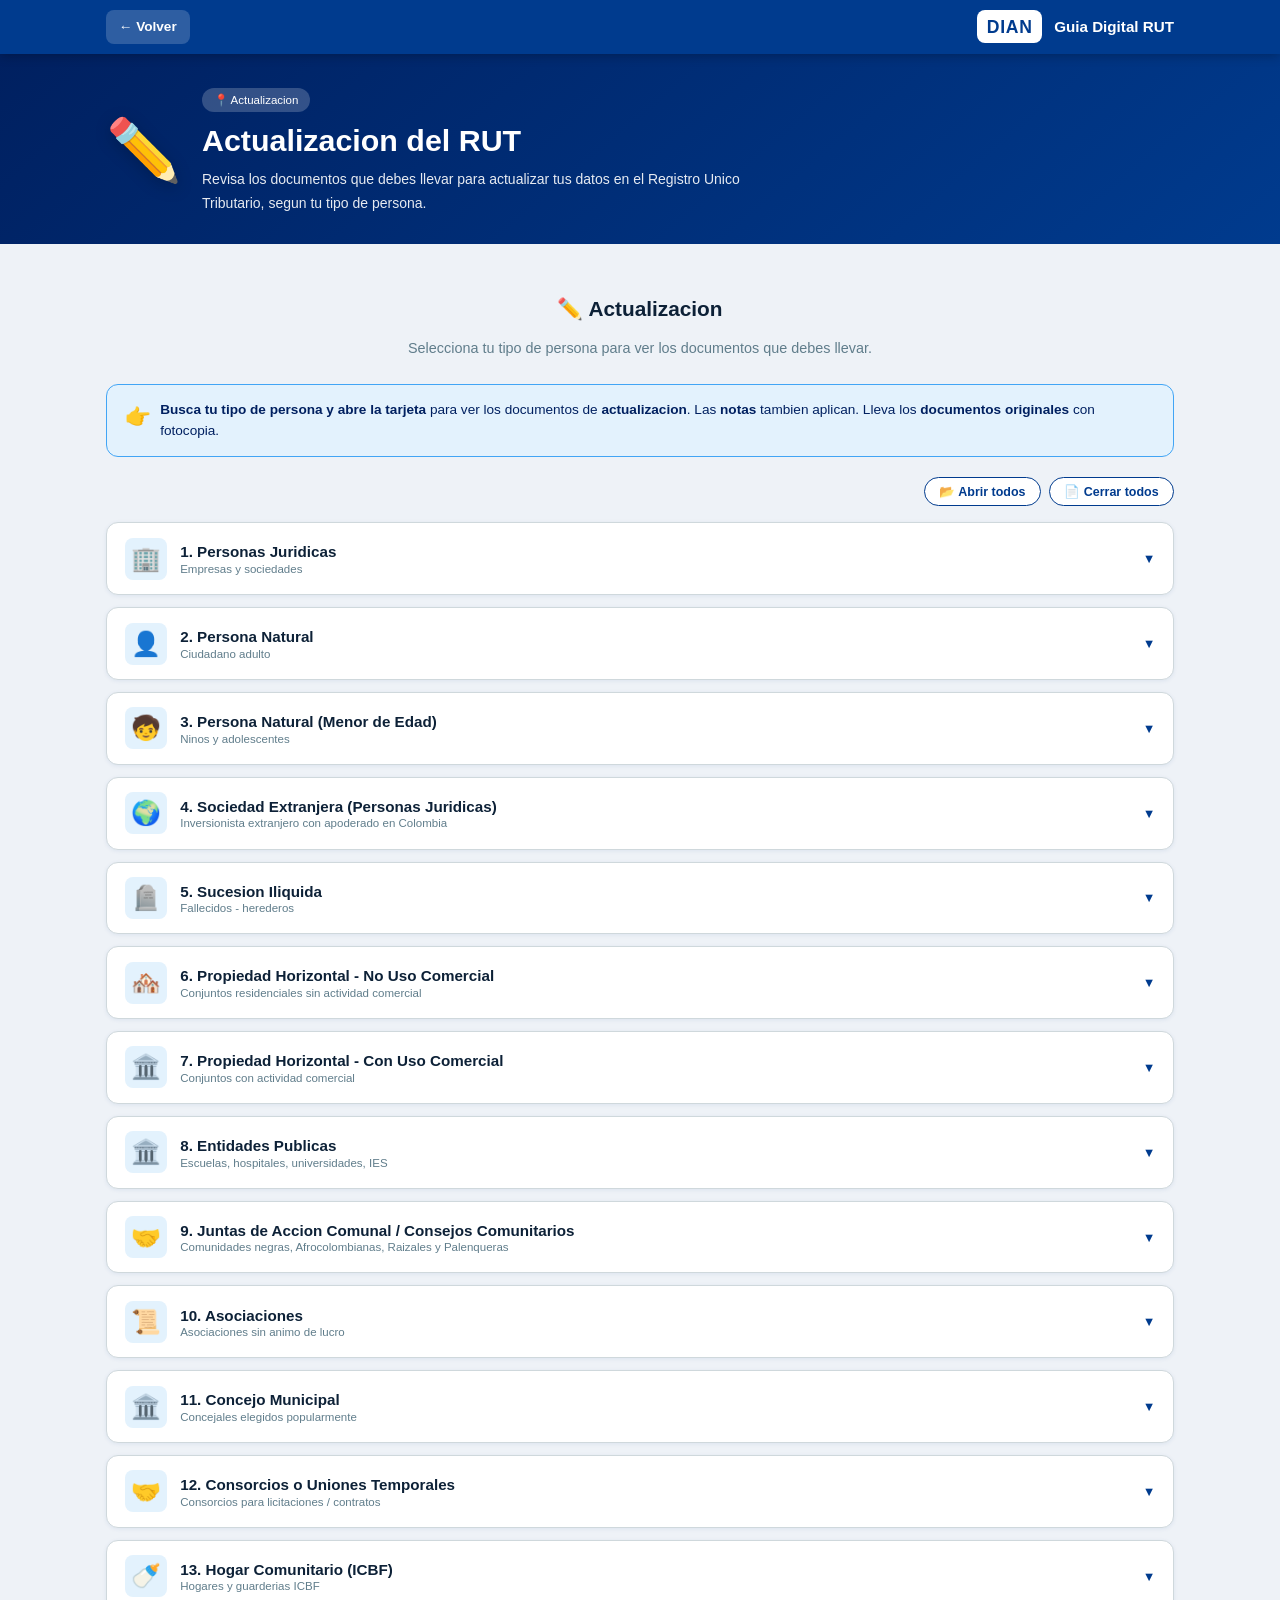
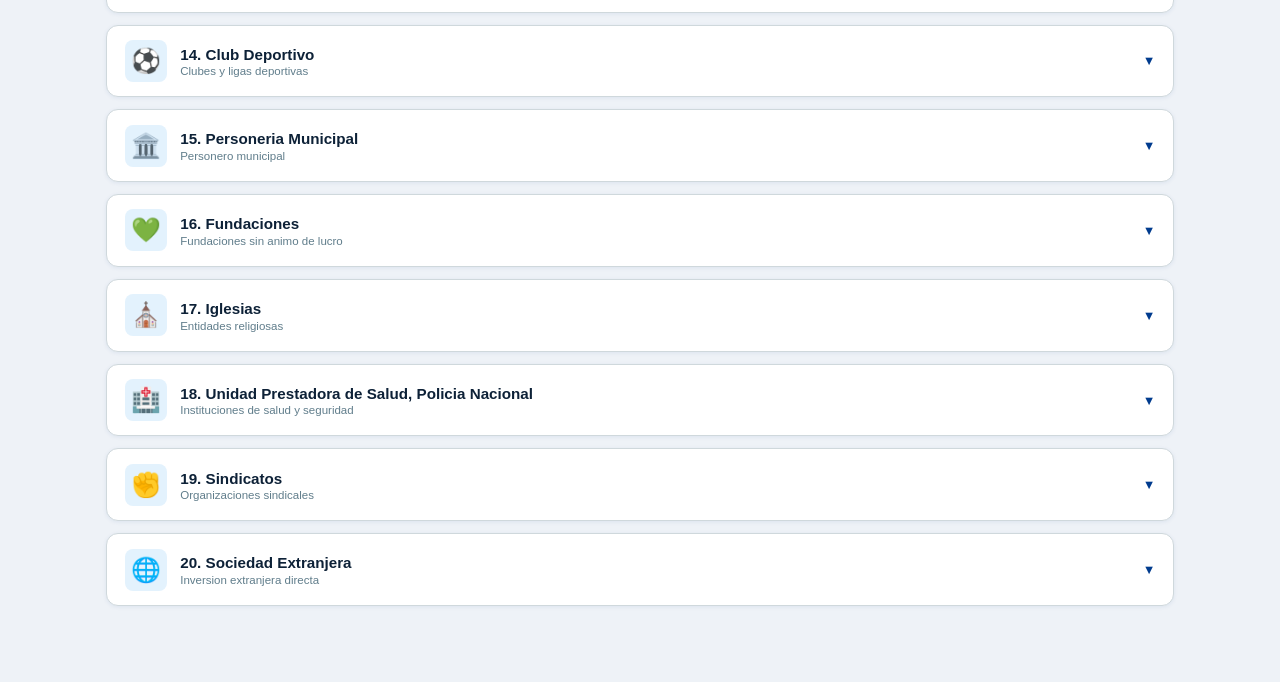
<file: tramites/actualizacion-rut.html>
<!DOCTYPE html>
<html lang="es">
<head>
  <meta charset="UTF-8">
  <meta name="viewport" content="width=device-width, initial-scale=1.0">
  <meta name="description" content="Documentos necesarios para actualizar el RUT ante la DIAN. Por tipo de persona.">
  <title>Actualizacion del RUT - Guia DIAN</title>
  <link rel="stylesheet" href="../css/style.css">
</head>
<body data-page="tramite">

  <header class="site-header">
    <div class="container">
      <div class="header-inner">
        <a href="../index.html" class="header-back">&#8592; Volver</a>
        <a href="../index.html" class="header-brand">
          <span class="header-badge">DIAN</span>
          <div class="header-brand-text">
            <span class="header-brand-name">Guia Digital RUT</span>
          </div>
        </a>
      </div>
    </div>
  </header>

  <section class="tramite-hero">
    <div class="container">
      <div class="tramite-hero-inner">
        <span class="th-icon">✏️</span>
        <div>
          <span class="th-badge">&#128205; Actualizacion</span>
          <h1 class="th-title">Actualizacion del RUT</h1>
          <p class="th-desc">
            Revisa los documentos que debes llevar para actualizar tus datos
            en el Registro Unico Tributario, segun tu tipo de persona.
          </p>
        </div>
      </div>
    </div>
  </section>

  <main class="tab-panels">
    <div class="container">

      <h2 style="font-size:1.3rem;font-weight:800;color:#0D2137;margin:1.5rem 0 .75rem;text-align:center;">
        ✏️ Actualizacion
      </h2>
      <p style="text-align:center;color:#607D8B;font-size:.9rem;margin-bottom:1.5rem;">
        Selecciona tu tipo de persona para ver los documentos que debes llevar.
      </p>

      <div class="acc-hint">
        <span style="font-size:1.3rem;flex-shrink:0;">&#128073;</span>
        <div>
          <b>Busca tu tipo de persona y abre la tarjeta</b> para ver los documentos
          de <b>actualizacion</b>. Las <b>notas</b> tambien aplican. Lleva los
          <b>documentos originales</b> con fotocopia.
        </div>
      </div>

      <div class="acc-controls">
        <button class="acc-ctrl-btn" onclick="accExpandAll()">&#128194; Abrir todos</button>
        <button class="acc-ctrl-btn" onclick="accCollapseAll()">&#128196; Cerrar todos</button>
      </div>

      <!-- 1. Personas Juridicas -->
      <div class="acc-item">
        <button class="acc-head" type="button">
          <span class="acc-h-icon">🏢</span>
          <div class="acc-h-info">
            <div class="acc-h-name">1. Personas Juridicas</div>
            <div class="acc-h-cat">Empresas y sociedades</div>
          </div>
          <span class="acc-h-toggle">&#9660;</span>
        </button>
        <div class="acc-body">
          <div class="acc-body-inner">
            <div class="acc-sgroup">
              <div class="acc-sg-title">✏️ Documentos para Actualizacion</div>
              <ul class="acc-sg-list">
                <li class="acc-sg-it">Certificado de camara de comercio no mayor a 30 dias</li>
                <li class="acc-sg-it">Fotocopia de la cedula del representante legal</li>
              </ul>
            </div>
            <div class="acc-notas">
              <div class="acc-notas-title">&#9888; Notas</div>
              <p class="acc-notas-text">
                <b>PR-CAC-0004:</b> Si por fallas tecnicas el servicio de inscripcion por camara
                no funciona, se genera el certificado de existencia y representacion legal con la
                leyenda "NIT debe ser tramitado ante la DIAN" y se realiza inscripcion asistida
                por servidor publico en la UAE-DIAN.
              </p>
              <p class="acc-notas-text">
                Las Direcciones Seccionales deben informar a las camaras de comercio la relacion
                de dichos NIT y razon social, con periodicidad semanal, el primer dia habil de
                la siguiente semana (articulo 555-1 del Estatuto Tributario).
              </p>
            </div>
          </div>
        </div>
      </div>

      <!-- 2. Persona Natural -->
      <div class="acc-item">
        <button class="acc-head" type="button">
          <span class="acc-h-icon">👤</span>
          <div class="acc-h-info">
            <div class="acc-h-name">2. Persona Natural</div>
            <div class="acc-h-cat">Ciudadano adulto</div>
          </div>
          <span class="acc-h-toggle">&#9660;</span>
        </button>
        <div class="acc-body">
          <div class="acc-body-inner">
            <div class="acc-sgroup">
              <div class="acc-sg-title">✏️ Documentos para Actualizacion</div>
              <ul class="acc-sg-list">
                <li class="acc-sg-it">Fotocopia de la cedula, <b>solo para los casos de actualizacion de datos de identificacion</b></li>
              </ul>
            </div>
            <div class="acc-notas">
              <div class="acc-notas-title">&#9888; Notas</div>
              <p class="acc-notas-text">
                Verificar RUES. Si tiene o tuvo camara de comercio, debe colocarse como soporte.
              </p>
            </div>
          </div>
        </div>
      </div>

      <!-- 3. Persona Natural Menor de Edad -->
      <div class="acc-item">
        <button class="acc-head" type="button">
          <span class="acc-h-icon">🧒</span>
          <div class="acc-h-info">
            <div class="acc-h-name">3. Persona Natural (Menor de Edad)</div>
            <div class="acc-h-cat">Ninos y adolescentes</div>
          </div>
          <span class="acc-h-toggle">&#9660;</span>
        </button>
        <div class="acc-body">
          <div class="acc-body-inner">
            <div class="acc-sgroup">
              <div class="acc-sg-title no-aplica">✏️ Documentos para Actualizacion</div>
              <span class="acc-sg-na">No aplica / sin documentos</span>
            </div>
            <div class="acc-notas">
              <div class="acc-notas-title">&#9888; Notas</div>
              <p class="acc-notas-text">
                El tramite podra realizarlo directamente el cliente cuando sea <b>menor adulto</b>
                (entre 12 y 18 anos), presentando fotocopia del documento con exhibicion del original
                (paragrafo articulo 53 Ley 1306 de 2009, articulo 3 Ley 1098 de 2006).
              </p>
              <p class="acc-notas-text">
                Para los demas casos, el tramite lo realiza el <b>representante legal del menor</b>
                con fotocopia del Registro Civil de Nacimiento y fotocopia del documento del
                padre o madre, con exhibicion del original.
              </p>
              <p class="acc-notas-text">
                Si la representacion la ejerce una <b>persona diferente a los padres</b>, se
                requiere el documento que asigne esa representacion y fotocopia del documento del
                guardador o curador (Ley 1306 de 2009), con exhibicion del original.
              </p>
            </div>
          </div>
        </div>
      </div>

      <!-- 4. Sociedad Extranjera (Juridicas) -->
      <div class="acc-item">
        <button class="acc-head" type="button">
          <span class="acc-h-icon">🌍</span>
          <div class="acc-h-info">
            <div class="acc-h-name">4. Sociedad Extranjera (Personas Juridicas)</div>
            <div class="acc-h-cat">Inversionista extranjero con apoderado en Colombia</div>
          </div>
          <span class="acc-h-toggle">&#9660;</span>
        </button>
        <div class="acc-body">
          <div class="acc-body-inner">
            <div class="acc-sgroup">
              <div class="acc-sg-title no-aplica">✏️ Documentos para Actualizacion</div>
              <span class="acc-sg-na">Sin documentos</span>
            </div>
          </div>
        </div>
      </div>

      <!-- 5. Sucesion Iliquida -->
      <div class="acc-item">
        <button class="acc-head" type="button">
          <span class="acc-h-icon">🪦</span>
          <div class="acc-h-info">
            <div class="acc-h-name">5. Sucesion Iliquida</div>
            <div class="acc-h-cat">Fallecidos - herederos</div>
          </div>
          <span class="acc-h-toggle">&#9660;</span>
        </button>
        <div class="acc-body">
          <div class="acc-body-inner">
            <div class="acc-sgroup">
              <div class="acc-sg-title no-aplica">✏️ Documentos para Actualizacion</div>
              <span class="acc-sg-na">Sin documentos</span>
            </div>
          </div>
        </div>
      </div>

      <!-- 6. Propiedad Horizontal No Comercial -->
      <div class="acc-item">
        <button class="acc-head" type="button">
          <span class="acc-h-icon">🏘️</span>
          <div class="acc-h-info">
            <div class="acc-h-name">6. Propiedad Horizontal - No Uso Comercial</div>
            <div class="acc-h-cat">Conjuntos residenciales sin actividad comercial</div>
          </div>
          <span class="acc-h-toggle">&#9660;</span>
        </button>
        <div class="acc-body">
          <div class="acc-body-inner">
            <div class="acc-sgroup">
              <div class="acc-sg-title">✏️ Documentos para Actualizacion</div>
              <ul class="acc-sg-list">
                <li class="acc-sg-it">Certificado del ente (alcaldia, gobernacion) que acredite el nombramiento del nuevo representante legal</li>
                <li class="acc-sg-it">Fotocopia de la cedula del representante legal</li>
                <li class="acc-sg-it">Formato de ubicacion (direccion, correo, telefono; indicar que <b>no es para uso comercial</b>)</li>
              </ul>
            </div>
            <div class="acc-notas">
              <div class="acc-notas-title">&#9888; Notas</div>
              <p class="acc-notas-text">
                Si actua un apoderado, debe presentar el poder y fotocopia de su cedula.
              </p>
            </div>
          </div>
        </div>
      </div>

      <!-- 7. Propiedad Horizontal Con Comercial -->
      <div class="acc-item">
        <button class="acc-head" type="button">
          <span class="acc-h-icon">🏛️</span>
          <div class="acc-h-info">
            <div class="acc-h-name">7. Propiedad Horizontal - Con Uso Comercial</div>
            <div class="acc-h-cat">Conjuntos con actividad comercial</div>
          </div>
          <span class="acc-h-toggle">&#9660;</span>
        </button>
        <div class="acc-body">
          <div class="acc-body-inner">
            <div class="acc-sgroup">
              <div class="acc-sg-title">✏️ Documentos para Actualizacion</div>
              <ul class="acc-sg-list">
                <li class="acc-sg-it">Certificado del ente (alcaldia, gobernacion) que acredite el nombramiento del nuevo representante legal, no mayor a 30 dias</li>
                <li class="acc-sg-it">Fotocopia de la cedula del representante legal</li>
                <li class="acc-sg-it">Formato de ubicacion (direccion, correo, telefono; indicar uso comercial)</li>
                <li class="acc-sg-it">Resolucion de nombramiento del nuevo representante legal</li>
              </ul>
            </div>
            <div class="acc-notas">
              <div class="acc-notas-title">&#9888; Notas</div>
              <p class="acc-notas-text">
                Consulta de direccion en Barranquilla:
                <a href="https://appbaq.barranquilla.gov.co:9292/horizontal/propiedad/cns/faces/bsqDireccion.xhtml" target="_blank" rel="noopener">appbaq.barranquilla.gov.co</a>
              </p>
            </div>
          </div>
        </div>
      </div>

      <!-- 8. Entidades Publicas -->
      <div class="acc-item">
        <button class="acc-head" type="button">
          <span class="acc-h-icon">🏛️</span>
          <div class="acc-h-info">
            <div class="acc-h-name">8. Entidades Publicas</div>
            <div class="acc-h-cat">Escuelas, hospitales, universidades, IES</div>
          </div>
          <span class="acc-h-toggle">&#9660;</span>
        </button>
        <div class="acc-body">
          <div class="acc-body-inner">
            <div class="acc-sgroup">
              <div class="acc-sg-title">✏️ Documentos para Actualizacion</div>
              <ul class="acc-sg-list">
                <li class="acc-sg-it">Acto administrativo de nombramiento del representante legal</li>
                <li class="acc-sg-it">Acta de posesion del representante legal</li>
                <li class="acc-sg-it">Fotocopia de cedula del representante legal</li>
                <li class="acc-sg-it">Codigo institucional expedido por la Contaduria General de la Nacion</li>
                <li class="acc-sg-it">Formato de ubicacion (direccion, correo, telefono, ciudad, departamento)</li>
              </ul>
            </div>
          </div>
        </div>
      </div>

      <!-- 9. Juntas de Accion Comunal / Consejos Comunitarios -->
      <div class="acc-item">
        <button class="acc-head" type="button">
          <span class="acc-h-icon">🤝</span>
          <div class="acc-h-info">
            <div class="acc-h-name">9. Juntas de Accion Comunal / Consejos Comunitarios</div>
            <div class="acc-h-cat">Comunidades negras, Afrocolombianas, Raizales y Palenqueras</div>
          </div>
          <span class="acc-h-toggle">&#9660;</span>
        </button>
        <div class="acc-body">
          <div class="acc-body-inner">
            <div class="acc-sgroup">
              <div class="acc-sg-title">✏️ Documentos para Actualizacion</div>
              <ul class="acc-sg-list">
                <li class="acc-sg-it">Acto administrativo donde nombran al nuevo presidente y dignatarios</li>
                <li class="acc-sg-it">Fotocopia de la cedula del representante legal</li>
                <li class="acc-sg-it">Carta de informacion de ubicacion (direccion, celular y correo electronico)</li>
              </ul>
            </div>
            <div class="acc-notas">
              <div class="acc-notas-title">&#9888; Notas</div>
              <p class="acc-notas-text">
                Si el acto o resolucion de nombramiento tiene fecha superior a 30 dias, se debe
                solicitar certificado del ente de vigilancia reconociendo la personeria juridica
                y la representacion.
              </p>
            </div>
          </div>
        </div>
      </div>

      <!-- 10. Asociaciones -->
      <div class="acc-item">
        <button class="acc-head" type="button">
          <span class="acc-h-icon">📜</span>
          <div class="acc-h-info">
            <div class="acc-h-name">10. Asociaciones</div>
            <div class="acc-h-cat">Asociaciones sin animo de lucro</div>
          </div>
          <span class="acc-h-toggle">&#9660;</span>
        </button>
        <div class="acc-body">
          <div class="acc-body-inner">
            <div class="acc-sgroup">
              <div class="acc-sg-title no-aplica">✏️ Documentos para Actualizacion</div>
              <span class="acc-sg-na">Sin documentos</span>
            </div>
          </div>
        </div>
      </div>

      <!-- 11. Concejo Municipal -->
      <div class="acc-item">
        <button class="acc-head" type="button">
          <span class="acc-h-icon">🏛️</span>
          <div class="acc-h-info">
            <div class="acc-h-name">11. Concejo Municipal</div>
            <div class="acc-h-cat">Concejales elegidos popularmente</div>
          </div>
          <span class="acc-h-toggle">&#9660;</span>
        </button>
        <div class="acc-body">
          <div class="acc-body-inner">
            <div class="acc-sgroup">
              <div class="acc-sg-title">✏️ Documentos para Actualizacion</div>
              <ul class="acc-sg-list">
                <li class="acc-sg-it">Acta de la primera sesion (trae la aceptacion del cargo, sirve como acta de aceptacion)</li>
                <li class="acc-sg-it">Acta donde nombran los dignatarios y presidente</li>
                <li class="acc-sg-it">Carta de informacion de ubicacion (direccion, celular y correo electronico)</li>
              </ul>
            </div>
          </div>
        </div>
      </div>

      <!-- 12. Consorcios o Uniones Temporales -->
      <div class="acc-item">
        <button class="acc-head" type="button">
          <span class="acc-h-icon">🤝</span>
          <div class="acc-h-info">
            <div class="acc-h-name">12. Consorcios o Uniones Temporales</div>
            <div class="acc-h-cat">Consorcios para licitaciones / contratos</div>
          </div>
          <span class="acc-h-toggle">&#9660;</span>
        </button>
        <div class="acc-body">
          <div class="acc-body-inner">
            <div class="acc-sgroup">
              <div class="acc-sg-title">✏️ Documentos para Actualizacion</div>
              <ul class="acc-sg-list">
                <li class="acc-sg-it">Copia del documento de constitucion del consorcio o union temporal (nombre del consorcio, nombres/apellidos o razon social, domicilio, participacion %, correos, representante legal, objeto, vigencia)</li>
                <li class="acc-sg-it">Copia del acta de adjudicacion de la licitacion o contrato, o carta de aceptacion de la oferta, o el documento que haga sus veces; resolucion emitida por ente publico</li>
                <li class="acc-sg-it">Copia del documento de identidad del representante legal</li>
              </ul>
            </div>
            <div class="acc-notas">
              <div class="acc-notas-title">&#9888; Notas</div>
              <p class="acc-notas-text">
                <b>Si es con poder no mayor a 6 meses:</b> poder original / poder general.
                Si es <b>mayor a 6 meses</b>, deben traer un certificado de la notaria en el
                que conste que el poder esta vigente.
              </p>
            </div>
          </div>
        </div>
      </div>

      <!-- 13. Hogar Comunitario ICBF -->
      <div class="acc-item">
        <button class="acc-head" type="button">
          <span class="acc-h-icon">🍼</span>
          <div class="acc-h-info">
            <div class="acc-h-name">13. Hogar Comunitario (ICBF)</div>
            <div class="acc-h-cat">Hogares y guarderias ICBF</div>
          </div>
          <span class="acc-h-toggle">&#9660;</span>
        </button>
        <div class="acc-body">
          <div class="acc-body-inner">
            <div class="acc-sgroup">
              <div class="acc-sg-title">✏️ Documentos para Actualizacion</div>
              <ul class="acc-sg-list">
                <li class="acc-sg-it">Resolucion de personeria juridica</li>
                <li class="acc-sg-it">Fotocopia de la cedula del representante legal</li>
                <li class="acc-sg-it">Certificacion de ubicacion</li>
              </ul>
            </div>
          </div>
        </div>
      </div>

      <!-- 14. Club Deportivo -->
      <div class="acc-item">
        <button class="acc-head" type="button">
          <span class="acc-h-icon">⚽</span>
          <div class="acc-h-info">
            <div class="acc-h-name">14. Club Deportivo</div>
            <div class="acc-h-cat">Clubes y ligas deportivas</div>
          </div>
          <span class="acc-h-toggle">&#9660;</span>
        </button>
        <div class="acc-body">
          <div class="acc-body-inner">
            <div class="acc-sgroup">
              <div class="acc-sg-title">✏️ Documentos para Actualizacion</div>
              <ul class="acc-sg-list">
                <li class="acc-sg-it">Resolucion de personeria juridica</li>
                <li class="acc-sg-it">Fotocopia de la cedula del representante legal</li>
                <li class="acc-sg-it">Certificacion de ubicacion</li>
              </ul>
            </div>
          </div>
        </div>
      </div>

      <!-- 15. Personeria Municipal -->
      <div class="acc-item">
        <button class="acc-head" type="button">
          <span class="acc-h-icon">🏛️</span>
          <div class="acc-h-info">
            <div class="acc-h-name">15. Personeria Municipal</div>
            <div class="acc-h-cat">Personero municipal</div>
          </div>
          <span class="acc-h-toggle">&#9660;</span>
        </button>
        <div class="acc-body">
          <div class="acc-body-inner">
            <div class="acc-sgroup">
              <div class="acc-sg-title">✏️ Documentos para Actualizacion</div>
              <ul class="acc-sg-list">
                <li class="acc-sg-it">Certificado de la Contaduria General de la Nacion / codigo entidades agregadas</li>
                <li class="acc-sg-it">Fotocopia de la cedula del personero (RL)</li>
                <li class="acc-sg-it">Copia del acta de posesion</li>
                <li class="acc-sg-it">Resolucion donde lo nombran como personero</li>
              </ul>
            </div>
          </div>
        </div>
      </div>

      <!-- 16. Fundaciones -->
      <div class="acc-item">
        <button class="acc-head" type="button">
          <span class="acc-h-icon">💚</span>
          <div class="acc-h-info">
            <div class="acc-h-name">16. Fundaciones</div>
            <div class="acc-h-cat">Fundaciones sin animo de lucro</div>
          </div>
          <span class="acc-h-toggle">&#9660;</span>
        </button>
        <div class="acc-body">
          <div class="acc-body-inner">
            <div class="acc-sgroup">
              <div class="acc-sg-title">✏️ Documentos para Actualizacion</div>
              <ul class="acc-sg-list">
                <li class="acc-sg-it">Resolucion donde nombran a los dignatarios del periodo</li>
                <li class="acc-sg-it">Fotocopia de la cedula del representante legal</li>
              </ul>
            </div>
            <div class="acc-notas">
              <div class="acc-notas-title">&#9888; Notas</div>
              <p class="acc-notas-text">
                Si tiene camara de comercio solo se pide el certificado y la fotocopia de cedula
                del representante legal o presidente.
              </p>
            </div>
          </div>
        </div>
      </div>

      <!-- 17. Iglesias -->
      <div class="acc-item">
        <button class="acc-head" type="button">
          <span class="acc-h-icon">⛪</span>
          <div class="acc-h-info">
            <div class="acc-h-name">17. Iglesias</div>
            <div class="acc-h-cat">Entidades religiosas</div>
          </div>
          <span class="acc-h-toggle">&#9660;</span>
        </button>
        <div class="acc-body">
          <div class="acc-body-inner">
            <div class="acc-sgroup">
              <div class="acc-sg-title">✏️ Documentos para Actualizacion</div>
              <ul class="acc-sg-list">
                <li class="acc-sg-it">Decreto o resolucion con nombramiento del parroco</li>
                <li class="acc-sg-it">Fotocopia de la cedula del representante legal (parroco)</li>
                <li class="acc-sg-it">Certificado de ubicacion</li>
              </ul>
            </div>
          </div>
        </div>
      </div>

      <!-- 18. Unidad Prestadora de Salud / Policia Nacional -->
      <div class="acc-item">
        <button class="acc-head" type="button">
          <span class="acc-h-icon">🏥</span>
          <div class="acc-h-info">
            <div class="acc-h-name">18. Unidad Prestadora de Salud, Policia Nacional</div>
            <div class="acc-h-cat">Instituciones de salud y seguridad</div>
          </div>
          <span class="acc-h-toggle">&#9660;</span>
        </button>
        <div class="acc-body">
          <div class="acc-body-inner">
            <div class="acc-sgroup">
              <div class="acc-sg-title">✏️ Documentos para Actualizacion</div>
              <ul class="acc-sg-list">
                <li class="acc-sg-it">Certificado de la Contaduria General de la Nacion / codigo entidades agregadas</li>
                <li class="acc-sg-it">Fotocopia de la cedula del representante legal</li>
                <li class="acc-sg-it">Orden de nombramiento o designacion (jefe de la unidad)</li>
              </ul>
            </div>
          </div>
        </div>
      </div>

      <!-- 19. Sindicatos -->
      <div class="acc-item">
        <button class="acc-head" type="button">
          <span class="acc-h-icon">✊</span>
          <div class="acc-h-info">
            <div class="acc-h-name">19. Sindicatos</div>
            <div class="acc-h-cat">Organizaciones sindicales</div>
          </div>
          <span class="acc-h-toggle">&#9660;</span>
        </button>
        <div class="acc-body">
          <div class="acc-body-inner">
            <div class="acc-sgroup">
              <div class="acc-sg-title">✏️ Documentos para Actualizacion</div>
              <ul class="acc-sg-list">
                <li class="acc-sg-it">Constancia de registro expedido por el Ministerio de Trabajo, menor a 30 dias</li>
                <li class="acc-sg-it">Fotocopia de cedula del presidente</li>
                <li class="acc-sg-it">Certificacion de ubicacion</li>
              </ul>
            </div>
          </div>
        </div>
      </div>

      <!-- 20. Sociedad Extranjera -->
      <div class="acc-item">
        <button class="acc-head" type="button">
          <span class="acc-h-icon">🌐</span>
          <div class="acc-h-info">
            <div class="acc-h-name">20. Sociedad Extranjera</div>
            <div class="acc-h-cat">Inversion extranjera directa</div>
          </div>
          <span class="acc-h-toggle">&#9660;</span>
        </button>
        <div class="acc-body">
          <div class="acc-body-inner">
            <div class="acc-sgroup">
              <div class="acc-sg-title no-aplica">✏️ Documentos para Actualizacion</div>
              <span class="acc-sg-na">Sin documentos</span>
            </div>
            <div class="acc-notas">
              <div class="acc-notas-title">&#9888; Notas</div>
              <p class="acc-notas-text">
                Directorio de traductores oficiales (Cancilleria):
                <a href="https://tramites.cancilleria.gov.co/ciudadano/directorio/traductores/traductores.aspx" target="_blank" rel="noopener">tramites.cancilleria.gov.co</a>
              </p>
              <p class="acc-notas-text">
                Convenio de La Haya (apostilla) - Estados miembros:
                <a href="https://www.hcch.net/es/states/hcch-members" target="_blank" rel="noopener">hcch.net</a>
              </p>
              <p class="acc-notas-text">
                Todas las inversiones extranjeras con direccion en el RUT en el extranjero son
                <b>responsables de IVA</b>, a menos que ejecuten una actividad no gravada
                (Estatuto Tributario articulo 420 literal C).
              </p>
              <p class="acc-notas-text">
                Cancelacion: 1865. Solo reportan el <b>RUB</b> (articulo 4 Resolucion 164)
                cuando invierten directamente y no estan inscritos en una sociedad juridica colombiana.
              </p>
            </div>
          </div>
        </div>
      </div>

    </div>
  </main>

  <script src="../js/app.js"></script>
</body>
</html>
</file>
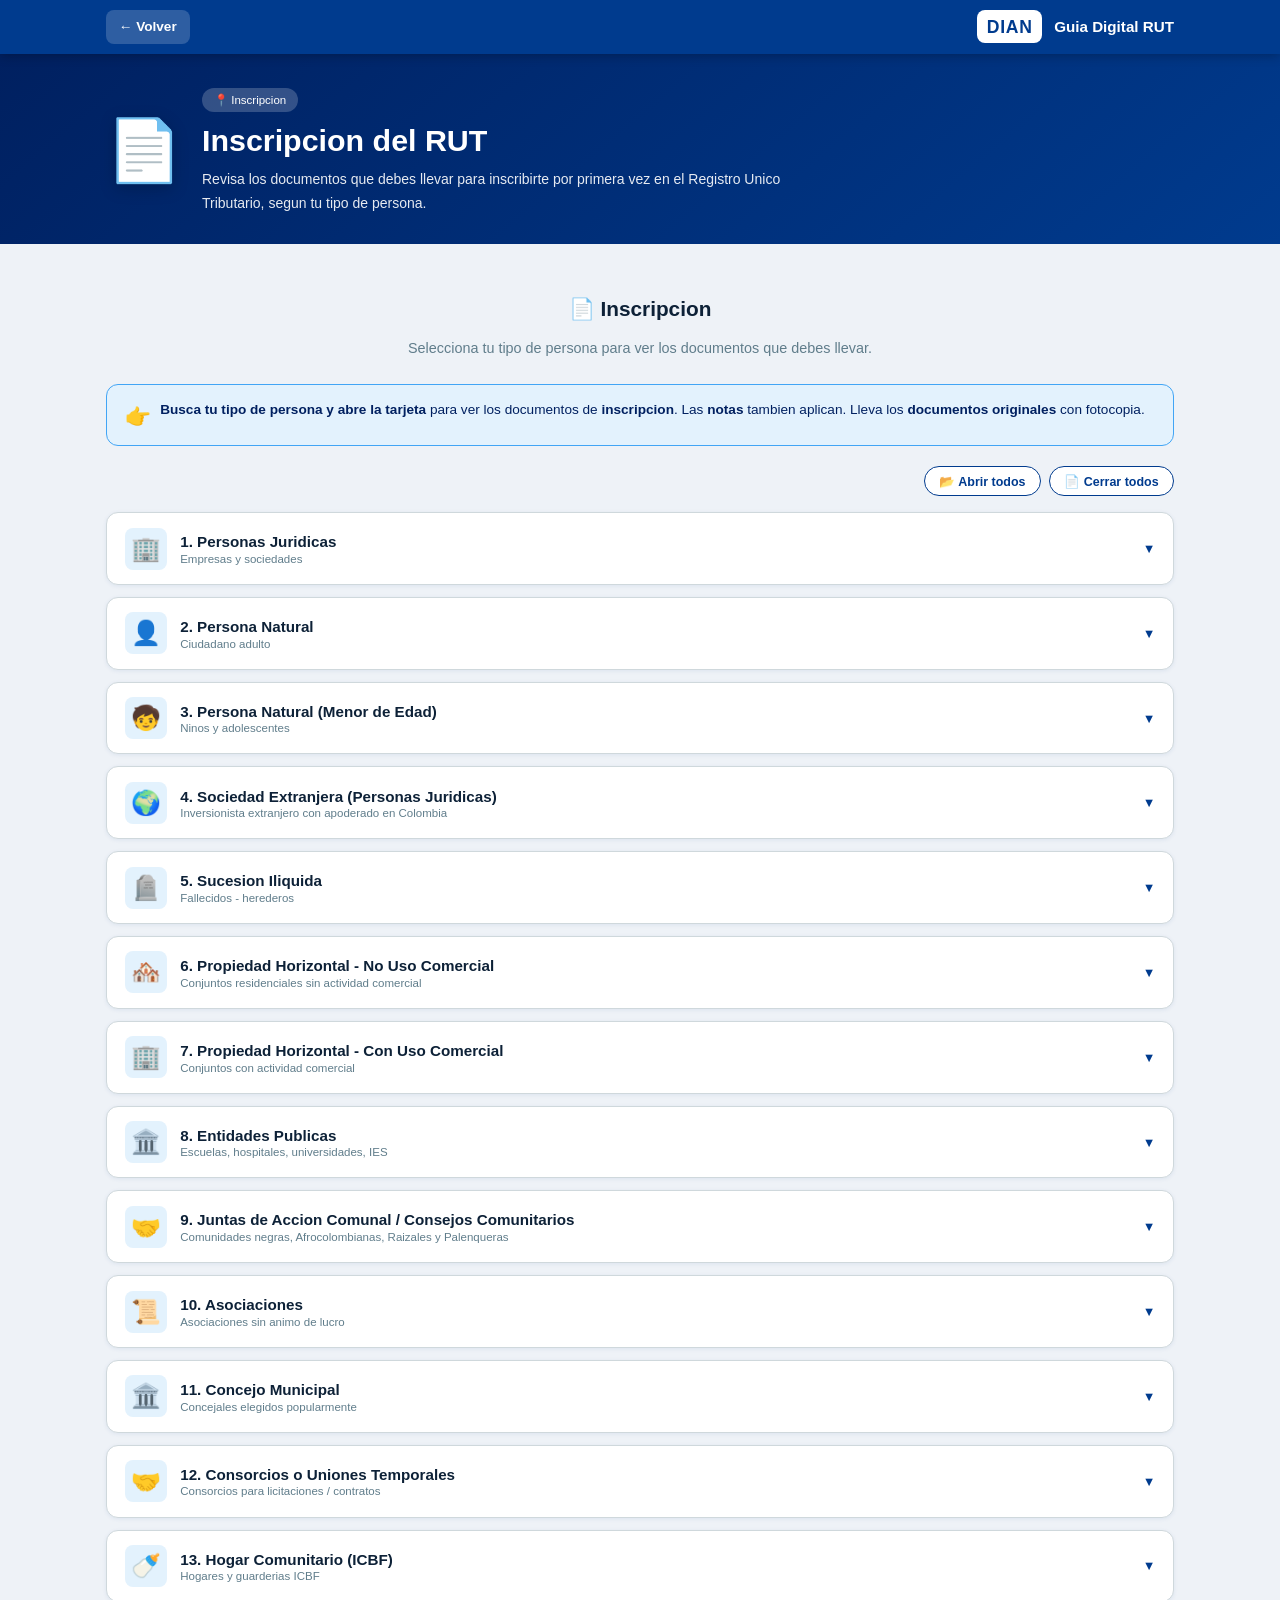
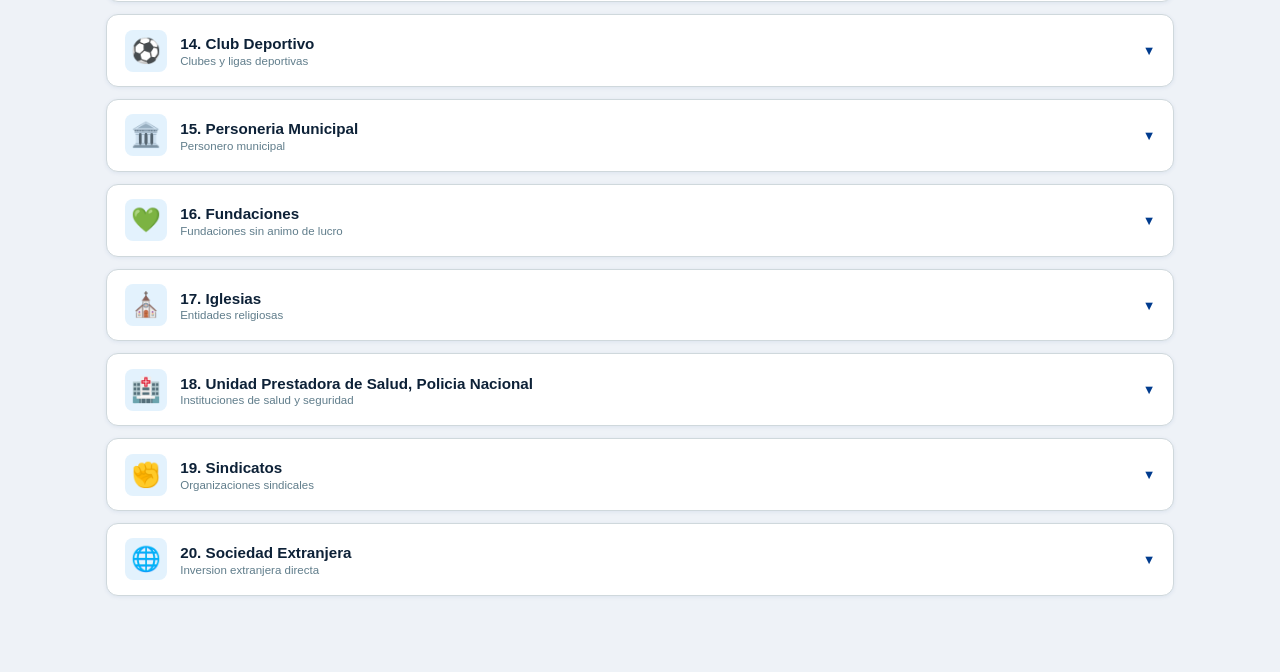
<file: tramites/inscripcion-rut.html>
<!DOCTYPE html>
<html lang="es">
<head>
  <meta charset="UTF-8">
  <meta name="viewport" content="width=device-width, initial-scale=1.0">
  <meta name="description" content="Documentos necesarios para inscribirse en el RUT ante la DIAN. Por tipo de persona.">
  <title>Inscripcion del RUT - Guia DIAN</title>
  <link rel="stylesheet" href="../css/style.css">
</head>
<body data-page="tramite">

  <header class="site-header">
    <div class="container">
      <div class="header-inner">
        <a href="../index.html" class="header-back">&#8592; Volver</a>
        <a href="../index.html" class="header-brand">
          <span class="header-badge">DIAN</span>
          <div class="header-brand-text">
            <span class="header-brand-name">Guia Digital RUT</span>
          </div>
        </a>
      </div>
    </div>
  </header>

  <section class="tramite-hero">
    <div class="container">
      <div class="tramite-hero-inner">
        <span class="th-icon">📄</span>
        <div>
          <span class="th-badge">&#128205; Inscripcion</span>
          <h1 class="th-title">Inscripcion del RUT</h1>
          <p class="th-desc">
            Revisa los documentos que debes llevar para inscribirte por primera vez
            en el Registro Unico Tributario, segun tu tipo de persona.
          </p>
        </div>
      </div>
    </div>
  </section>

  <main class="tab-panels">
    <div class="container">

      <h2 style="font-size:1.3rem;font-weight:800;color:#0D2137;margin:1.5rem 0 .75rem;text-align:center;">
        📄 Inscripcion
      </h2>
      <p style="text-align:center;color:#607D8B;font-size:.9rem;margin-bottom:1.5rem;">
        Selecciona tu tipo de persona para ver los documentos que debes llevar.
      </p>

      <div class="acc-hint">
        <span style="font-size:1.3rem;flex-shrink:0;">&#128073;</span>
        <div>
          <b>Busca tu tipo de persona y abre la tarjeta</b> para ver los documentos
          de <b>inscripcion</b>. Las <b>notas</b> tambien aplican. Lleva los
          <b>documentos originales</b> con fotocopia.
        </div>
      </div>

      <div class="acc-controls">
        <button class="acc-ctrl-btn" onclick="accExpandAll()">&#128194; Abrir todos</button>
        <button class="acc-ctrl-btn" onclick="accCollapseAll()">&#128196; Cerrar todos</button>
      </div>

      <!-- 1. Personas Juridicas -->
      <div class="acc-item">
        <button class="acc-head" type="button">
          <span class="acc-h-icon">🏢</span>
          <div class="acc-h-info">
            <div class="acc-h-name">1. Personas Juridicas</div>
            <div class="acc-h-cat">Empresas y sociedades</div>
          </div>
          <span class="acc-h-toggle">&#9660;</span>
        </button>
        <div class="acc-body">
          <div class="acc-body-inner">
            <div class="acc-sgroup">
              <div class="acc-sg-title">📄 Documentos para Inscripcion</div>
              <ul class="acc-sg-list">
                <li class="acc-sg-it">Certificado de camara de comercio no mayor a 30 dias</li>
                <li class="acc-sg-it">Fotocopia de la cedula del representante legal</li>
              </ul>
            </div>
            <div class="acc-notas">
              <div class="acc-notas-title">&#9888; Notas</div>
              <p class="acc-notas-text">
                <b>PR-CAC-0004:</b> Si por fallas tecnicas el servicio de inscripcion por camara
                no funciona, se genera el certificado de existencia y representacion legal con la
                leyenda "NIT debe ser tramitado ante la DIAN" y se realiza inscripcion asistida
                por servidor publico en la UAE-DIAN.
              </p>
              <p class="acc-notas-text">
                Las Direcciones Seccionales deben informar a las camaras de comercio la relacion
                de dichos NIT y razon social, con periodicidad semanal, el primer dia habil de
                la siguiente semana (articulo 555-1 del Estatuto Tributario).
              </p>
            </div>
          </div>
        </div>
      </div>

      <!-- 2. Persona Natural -->
      <div class="acc-item">
        <button class="acc-head" type="button">
          <span class="acc-h-icon">👤</span>
          <div class="acc-h-info">
            <div class="acc-h-name">2. Persona Natural</div>
            <div class="acc-h-cat">Ciudadano adulto</div>
          </div>
          <span class="acc-h-toggle">&#9660;</span>
        </button>
        <div class="acc-body">
          <div class="acc-body-inner">
            <div class="acc-sgroup">
              <div class="acc-sg-title">📄 Documentos para Inscripcion</div>
              <ul class="acc-sg-list">
                <li class="acc-sg-it">Fotocopia de la cedula y documento de identidad vigente</li>
              </ul>
            </div>
            <div class="acc-notas">
              <div class="acc-notas-title">&#9888; Notas</div>
              <p class="acc-notas-text">
                Verificar RUES. Si tiene o tuvo camara de comercio, debe colocarse como soporte.
              </p>
            </div>
          </div>
        </div>
      </div>

      <!-- 3. Persona Natural Menor de Edad -->
      <div class="acc-item">
        <button class="acc-head" type="button">
          <span class="acc-h-icon">🧒</span>
          <div class="acc-h-info">
            <div class="acc-h-name">3. Persona Natural (Menor de Edad)</div>
            <div class="acc-h-cat">Ninos y adolescentes</div>
          </div>
          <span class="acc-h-toggle">&#9660;</span>
        </button>
        <div class="acc-body">
          <div class="acc-body-inner">
            <div class="acc-sgroup">
              <div class="acc-sg-title">📄 Documentos para Inscripcion</div>
              <ul class="acc-sg-list">
                <li class="acc-sg-it">Fotocopia de tarjeta de identidad (12 anos en adelante)</li>
                <li class="acc-sg-it">Registro civil (menor de 12 anos)</li>
                <li class="acc-sg-it">Cedula del padre o tutor</li>
                <li class="acc-sg-it">Fotocopia del poder otorgado por el representante legal en el exterior, en espanol, apostillado (si el pais es miembro del Convenio de La Haya), extendido ante el Consulado o funcionario autorizado</li>
              </ul>
            </div>
            <div class="acc-notas">
              <div class="acc-notas-title">&#9888; Notas</div>
              <p class="acc-notas-text">
                El tramite podra realizarlo directamente el cliente cuando sea <b>menor adulto</b>
                (entre 12 y 18 anos), presentando fotocopia del documento con exhibicion del original
                (paragrafo articulo 53 Ley 1306 de 2009, articulo 3 Ley 1098 de 2006).
              </p>
              <p class="acc-notas-text">
                Para los demas casos, el tramite lo realiza el <b>representante legal del menor</b>
                con fotocopia del Registro Civil de Nacimiento y fotocopia del documento del
                padre o madre, con exhibicion del original.
              </p>
              <p class="acc-notas-text">
                Si la representacion la ejerce una <b>persona diferente a los padres</b>, se
                requiere el documento que asigne esa representacion y fotocopia del documento del
                guardador o curador (Ley 1306 de 2009), con exhibicion del original.
              </p>
            </div>
          </div>
        </div>
      </div>

      <!-- 4. Sociedad Extranjera (Juridicas) -->
      <div class="acc-item">
        <button class="acc-head" type="button">
          <span class="acc-h-icon">🌍</span>
          <div class="acc-h-info">
            <div class="acc-h-name">4. Sociedad Extranjera (Personas Juridicas)</div>
            <div class="acc-h-cat">Inversionista extranjero con apoderado en Colombia</div>
          </div>
          <span class="acc-h-toggle">&#9660;</span>
        </button>
        <div class="acc-body">
          <div class="acc-body-inner">
            <div class="acc-sgroup">
              <div class="acc-sg-title">📄 Documentos para Inscripcion</div>
              <ul class="acc-sg-list">
                <li class="acc-sg-it">Fotocopia del documento de identidad del apoderado del inversionista en Colombia, con exhibicion del original</li>
                <li class="acc-sg-it">Todos los documentos deben presentarse en espanol; en caso contrario, traducidos por traductor oficial</li>
              </ul>
            </div>
          </div>
        </div>
      </div>

      <!-- 5. Sucesion Iliquida -->
      <div class="acc-item">
        <button class="acc-head" type="button">
          <span class="acc-h-icon">🪦</span>
          <div class="acc-h-info">
            <div class="acc-h-name">5. Sucesion Iliquida</div>
            <div class="acc-h-cat">Fallecidos - herederos</div>
          </div>
          <span class="acc-h-toggle">&#9660;</span>
        </button>
        <div class="acc-body">
          <div class="acc-body-inner">
            <div class="acc-sgroup">
              <div class="acc-sg-title">📄 Documentos para Inscripcion</div>
              <ul class="acc-sg-list">
                <li class="acc-sg-it">Registro Civil de Defuncion del fallecido</li>
                <li class="acc-sg-it">Fotocopia de cedula del fallecido</li>
                <li class="acc-sg-it">Fotocopia de cedula del heredero designado como representante legal con administracion de bienes</li>
                <li class="acc-sg-it">Carta autenticada de nombramiento de la sucesion, o escritura, o documento expedido por autoridad competente (juzgado o notaria). Debe incluir nota de herederos conocidos.</li>
                <li class="acc-sg-it">Si realiza un tercero: poder otorgado por los herederos, autenticado en notaria</li>
              </ul>
            </div>
          </div>
        </div>
      </div>

      <!-- 6. Propiedad Horizontal No Comercial -->
      <div class="acc-item">
        <button class="acc-head" type="button">
          <span class="acc-h-icon">🏘️</span>
          <div class="acc-h-info">
            <div class="acc-h-name">6. Propiedad Horizontal - No Uso Comercial</div>
            <div class="acc-h-cat">Conjuntos residenciales sin actividad comercial</div>
          </div>
          <span class="acc-h-toggle">&#9660;</span>
        </button>
        <div class="acc-body">
          <div class="acc-body-inner">
            <div class="acc-sgroup">
              <div class="acc-sg-title">📄 Documentos para Inscripcion</div>
              <ul class="acc-sg-list">
                <li class="acc-sg-it">Documento del ente que otorga la personeria juridica (Alcaldia, Gobernacion), no mayor a un mes (salvo vigencia superior). Si excede, documento que acredite que esta vigente</li>
                <li class="acc-sg-it">Fotocopia de la cedula del representante legal</li>
                <li class="acc-sg-it">Formato de ubicacion (direccion, correo, telefono; indicar que <b>no es para uso comercial</b>)</li>
              </ul>
            </div>
            <div class="acc-notas">
              <div class="acc-notas-title">&#9888; Notas</div>
              <p class="acc-notas-text">
                Si actua un apoderado, debe presentar el poder y fotocopia de su cedula.
              </p>
            </div>
          </div>
        </div>
      </div>

      <!-- 7. Propiedad Horizontal Con Comercial -->
      <div class="acc-item">
        <button class="acc-head" type="button">
          <span class="acc-h-icon">🏢</span>
          <div class="acc-h-info">
            <div class="acc-h-name">7. Propiedad Horizontal - Con Uso Comercial</div>
            <div class="acc-h-cat">Conjuntos con actividad comercial</div>
          </div>
          <span class="acc-h-toggle">&#9660;</span>
        </button>
        <div class="acc-body">
          <div class="acc-body-inner">
            <div class="acc-sgroup">
              <div class="acc-sg-title">📄 Documentos para Inscripcion</div>
              <ul class="acc-sg-list">
                <li class="acc-sg-it">Documento del ente que otorga la personeria juridica (Alcaldia, Gobernacion), no mayor a un mes (salvo vigencia superior). Si excede, documento que acredite que esta vigente</li>
                <li class="acc-sg-it">Fotocopia de la cedula del representante legal</li>
                <li class="acc-sg-it">Formato de ubicacion (direccion, correo, telefono; indicar uso comercial)</li>
              </ul>
            </div>
            <div class="acc-notas">
              <div class="acc-notas-title">&#9888; Notas</div>
              <p class="acc-notas-text">
                Consulta de direccion en Barranquilla:
                <a href="https://appbaq.barranquilla.gov.co:9292/horizontal/propiedad/cns/faces/bsqDireccion.xhtml" target="_blank" rel="noopener">appbaq.barranquilla.gov.co</a>
              </p>
            </div>
          </div>
        </div>
      </div>

      <!-- 8. Entidades Publicas -->
      <div class="acc-item">
        <button class="acc-head" type="button">
          <span class="acc-h-icon">🏛️</span>
          <div class="acc-h-info">
            <div class="acc-h-name">8. Entidades Publicas</div>
            <div class="acc-h-cat">Escuelas, hospitales, universidades, IES</div>
          </div>
          <span class="acc-h-toggle">&#9660;</span>
        </button>
        <div class="acc-body">
          <div class="acc-body-inner">
            <div class="acc-sgroup">
              <div class="acc-sg-title">📄 Documentos para Inscripcion</div>
              <ul class="acc-sg-list">
                <li class="acc-sg-it">Resolucion de personeria juridica</li>
                <li class="acc-sg-it">Acto administrativo de nombramiento del representante legal</li>
                <li class="acc-sg-it">Acta de posesion del representante legal</li>
                <li class="acc-sg-it">Fotocopia de cedula del representante legal</li>
                <li class="acc-sg-it">Codigo institucional expedido por la Contaduria General de la Nacion</li>
                <li class="acc-sg-it">Formato de ubicacion (direccion, correo, telefono, ciudad, departamento)</li>
              </ul>
            </div>
          </div>
        </div>
      </div>

      <!-- 9. Juntas de Accion Comunal / Consejos Comunitarios -->
      <div class="acc-item">
        <button class="acc-head" type="button">
          <span class="acc-h-icon">🤝</span>
          <div class="acc-h-info">
            <div class="acc-h-name">9. Juntas de Accion Comunal / Consejos Comunitarios</div>
            <div class="acc-h-cat">Comunidades negras, Afrocolombianas, Raizales y Palenqueras</div>
          </div>
          <span class="acc-h-toggle">&#9660;</span>
        </button>
        <div class="acc-body">
          <div class="acc-body-inner">
            <div class="acc-sgroup">
              <div class="acc-sg-title">📄 Documentos para Inscripcion</div>
              <ul class="acc-sg-list">
                <li class="acc-sg-it">Documento del ente que otorga la personeria juridica (Alcaldia, Gobernacion, Ministerio), no mayor a un mes (salvo vigencia superior). Si excede, documento que acredite que este vigente</li>
                <li class="acc-sg-it">Fotocopia de la cedula del representante legal</li>
              </ul>
            </div>
            <div class="acc-notas">
              <div class="acc-notas-title">&#9888; Notas</div>
              <p class="acc-notas-text">
                Si el acto o resolucion de nombramiento tiene fecha superior a 30 dias, se debe
                solicitar certificado del ente de vigilancia reconociendo la personeria juridica
                y la representacion.
              </p>
            </div>
          </div>
        </div>
      </div>

      <!-- 10. Asociaciones -->
      <div class="acc-item">
        <button class="acc-head" type="button">
          <span class="acc-h-icon">📜</span>
          <div class="acc-h-info">
            <div class="acc-h-name">10. Asociaciones</div>
            <div class="acc-h-cat">Asociaciones sin animo de lucro</div>
          </div>
          <span class="acc-h-toggle">&#9660;</span>
        </button>
        <div class="acc-body">
          <div class="acc-body-inner">
            <div class="acc-sgroup">
              <div class="acc-sg-title">📄 Documentos para Inscripcion</div>
              <ul class="acc-sg-list">
                <li class="acc-sg-it">Documento del ente que otorga la personeria juridica (Alcaldia, Gobernacion, Ministerio), no mayor a un mes (salvo vigencia superior). Si excede, documento que acredite que este vigente</li>
                <li class="acc-sg-it">Fotocopia de la cedula del representante legal</li>
                <li class="acc-sg-it">Carta de informacion de ubicacion (direccion, celular y correo electronico)</li>
              </ul>
            </div>
          </div>
        </div>
      </div>

      <!-- 11. Concejo Municipal -->
      <div class="acc-item">
        <button class="acc-head" type="button">
          <span class="acc-h-icon">🏛️</span>
          <div class="acc-h-info">
            <div class="acc-h-name">11. Concejo Municipal</div>
            <div class="acc-h-cat">Concejales elegidos popularmente</div>
          </div>
          <span class="acc-h-toggle">&#9660;</span>
        </button>
        <div class="acc-body">
          <div class="acc-body-inner">
            <div class="acc-sgroup">
              <div class="acc-sg-title no-aplica">📄 Documentos para Inscripcion</div>
              <span class="acc-sg-na">Sin documentos</span>
            </div>
          </div>
        </div>
      </div>

      <!-- 12. Consorcios o Uniones Temporales -->
      <div class="acc-item">
        <button class="acc-head" type="button">
          <span class="acc-h-icon">🤝</span>
          <div class="acc-h-info">
            <div class="acc-h-name">12. Consorcios o Uniones Temporales</div>
            <div class="acc-h-cat">Consorcios para licitaciones / contratos</div>
          </div>
          <span class="acc-h-toggle">&#9660;</span>
        </button>
        <div class="acc-body">
          <div class="acc-body-inner">
            <div class="acc-sgroup">
              <div class="acc-sg-title">📄 Documentos para Inscripcion</div>
              <ul class="acc-sg-list">
                <li class="acc-sg-it">Copia del documento de constitucion del consorcio o union temporal, que debe contener: <b>nombre del consorcio</b>, nombres/apellidos o razon social, domicilio principal, participacion %, correos electronicos, representante legal de quienes conforman el consorcio, objeto del consorcio y vigencia (fecha de inicio y terminacion)</li>
                <li class="acc-sg-it">Copia del acta de adjudicacion de la licitacion o contrato, o carta de aceptacion de la oferta, o el documento que haga sus veces; resolucion emitida por ente publico</li>
                <li class="acc-sg-it">Copia del documento de identidad del representante legal</li>
              </ul>
            </div>
            <div class="acc-notas">
              <div class="acc-notas-title">&#9888; Notas</div>
              <p class="acc-notas-text">
                <b>Si es con poder no mayor a 6 meses:</b> poder original / poder general.
                Si es <b>mayor a 6 meses</b>, deben traer un certificado de la notaria en el
                que conste que el poder esta vigente.
              </p>
            </div>
          </div>
        </div>
      </div>

      <!-- 13. Hogar Comunitario ICBF -->
      <div class="acc-item">
        <button class="acc-head" type="button">
          <span class="acc-h-icon">🍼</span>
          <div class="acc-h-info">
            <div class="acc-h-name">13. Hogar Comunitario (ICBF)</div>
            <div class="acc-h-cat">Hogares y guarderias ICBF</div>
          </div>
          <span class="acc-h-toggle">&#9660;</span>
        </button>
        <div class="acc-body">
          <div class="acc-body-inner">
            <div class="acc-sgroup">
              <div class="acc-sg-title">📄 Documentos para Inscripcion</div>
              <ul class="acc-sg-list">
                <li class="acc-sg-it">Resolucion de personeria juridica</li>
                <li class="acc-sg-it">Fotocopia de la cedula del representante legal</li>
                <li class="acc-sg-it">Certificacion de ubicacion</li>
              </ul>
            </div>
          </div>
        </div>
      </div>

      <!-- 14. Club Deportivo -->
      <div class="acc-item">
        <button class="acc-head" type="button">
          <span class="acc-h-icon">⚽</span>
          <div class="acc-h-info">
            <div class="acc-h-name">14. Club Deportivo</div>
            <div class="acc-h-cat">Clubes y ligas deportivas</div>
          </div>
          <span class="acc-h-toggle">&#9660;</span>
        </button>
        <div class="acc-body">
          <div class="acc-body-inner">
            <div class="acc-sgroup">
              <div class="acc-sg-title">📄 Documentos para Inscripcion</div>
              <ul class="acc-sg-list">
                <li class="acc-sg-it">Resolucion de personeria juridica</li>
                <li class="acc-sg-it">Fotocopia de la cedula del representante legal</li>
                <li class="acc-sg-it">Certificacion de ubicacion</li>
              </ul>
            </div>
          </div>
        </div>
      </div>

      <!-- 15. Personeria Municipal -->
      <div class="acc-item">
        <button class="acc-head" type="button">
          <span class="acc-h-icon">🏛️</span>
          <div class="acc-h-info">
            <div class="acc-h-name">15. Personeria Municipal</div>
            <div class="acc-h-cat">Personero municipal</div>
          </div>
          <span class="acc-h-toggle">&#9660;</span>
        </button>
        <div class="acc-body">
          <div class="acc-body-inner">
            <div class="acc-sgroup">
              <div class="acc-sg-title">📄 Documentos para Inscripcion</div>
              <ul class="acc-sg-list">
                <li class="acc-sg-it">Certificado de la Contaduria General de la Nacion / codigo entidades agregadas</li>
                <li class="acc-sg-it">Fotocopia de la cedula del personero (representante legal)</li>
                <li class="acc-sg-it">Copia del acta de posesion</li>
                <li class="acc-sg-it">Resolucion de personeria juridica</li>
              </ul>
            </div>
          </div>
        </div>
      </div>

      <!-- 16. Fundaciones -->
      <div class="acc-item">
        <button class="acc-head" type="button">
          <span class="acc-h-icon">💚</span>
          <div class="acc-h-info">
            <div class="acc-h-name">16. Fundaciones</div>
            <div class="acc-h-cat">Fundaciones sin animo de lucro</div>
          </div>
          <span class="acc-h-toggle">&#9660;</span>
        </button>
        <div class="acc-body">
          <div class="acc-body-inner">
            <div class="acc-sgroup">
              <div class="acc-sg-title">📄 Documentos para Inscripcion</div>
              <ul class="acc-sg-list">
                <li class="acc-sg-it">Resolucion de personeria juridica</li>
                <li class="acc-sg-it">Fotocopia de la cedula del representante legal</li>
                <li class="acc-sg-it">Certificacion de ubicacion</li>
              </ul>
            </div>
            <div class="acc-notas">
              <div class="acc-notas-title">&#9888; Notas</div>
              <p class="acc-notas-text">
                Si tiene camara de comercio solo se pide el certificado y la fotocopia de cedula
                del representante legal o presidente.
              </p>
            </div>
          </div>
        </div>
      </div>

      <!-- 17. Iglesias -->
      <div class="acc-item">
        <button class="acc-head" type="button">
          <span class="acc-h-icon">⛪</span>
          <div class="acc-h-info">
            <div class="acc-h-name">17. Iglesias</div>
            <div class="acc-h-cat">Entidades religiosas</div>
          </div>
          <span class="acc-h-toggle">&#9660;</span>
        </button>
        <div class="acc-body">
          <div class="acc-body-inner">
            <div class="acc-sgroup">
              <div class="acc-sg-title">📄 Documentos para Inscripcion</div>
              <ul class="acc-sg-list">
                <li class="acc-sg-it">Resolucion de personeria juridica (si es mayor de 30 dias, pedir certificado de vigencia)</li>
                <li class="acc-sg-it">Fotocopia de la cedula del representante legal</li>
                <li class="acc-sg-it">Certificacion de ubicacion</li>
              </ul>
            </div>
          </div>
        </div>
      </div>

      <!-- 18. Unidad Prestadora de Salud / Policia Nacional -->
      <div class="acc-item">
        <button class="acc-head" type="button">
          <span class="acc-h-icon">🏥</span>
          <div class="acc-h-info">
            <div class="acc-h-name">18. Unidad Prestadora de Salud, Policia Nacional</div>
            <div class="acc-h-cat">Instituciones de salud y seguridad</div>
          </div>
          <span class="acc-h-toggle">&#9660;</span>
        </button>
        <div class="acc-body">
          <div class="acc-body-inner">
            <div class="acc-sgroup">
              <div class="acc-sg-title">📄 Documentos para Inscripcion</div>
              <ul class="acc-sg-list">
                <li class="acc-sg-it">Certificado de la Contaduria General de la Nacion / codigo entidades agregadas</li>
                <li class="acc-sg-it">Fotocopia de la cedula del representante legal</li>
                <li class="acc-sg-it">Copia del acta de posesion (depende)</li>
                <li class="acc-sg-it">Resolucion de personeria juridica</li>
              </ul>
            </div>
          </div>
        </div>
      </div>

      <!-- 19. Sindicatos -->
      <div class="acc-item">
        <button class="acc-head" type="button">
          <span class="acc-h-icon">✊</span>
          <div class="acc-h-info">
            <div class="acc-h-name">19. Sindicatos</div>
            <div class="acc-h-cat">Organizaciones sindicales</div>
          </div>
          <span class="acc-h-toggle">&#9660;</span>
        </button>
        <div class="acc-body">
          <div class="acc-body-inner">
            <div class="acc-sgroup">
              <div class="acc-sg-title">📄 Documentos para Inscripcion</div>
              <ul class="acc-sg-list">
                <li class="acc-sg-it">Constancia de registro expedido por el Ministerio de Trabajo, menor a 30 dias</li>
                <li class="acc-sg-it">Fotocopia de cedula del presidente</li>
                <li class="acc-sg-it">Certificacion de ubicacion</li>
              </ul>
            </div>
          </div>
        </div>
      </div>

      <!-- 20. Sociedad Extranjera -->
      <div class="acc-item">
        <button class="acc-head" type="button">
          <span class="acc-h-icon">🌐</span>
          <div class="acc-h-info">
            <div class="acc-h-name">20. Sociedad Extranjera</div>
            <div class="acc-h-cat">Inversion extranjera directa</div>
          </div>
          <span class="acc-h-toggle">&#9660;</span>
        </button>
        <div class="acc-body">
          <div class="acc-body-inner">
            <div class="acc-sgroup">
              <div class="acc-sg-title no-aplica">📄 Documentos para Inscripcion</div>
              <span class="acc-sg-na">Sin documentos</span>
            </div>
            <div class="acc-notas">
              <div class="acc-notas-title">&#9888; Notas</div>
              <p class="acc-notas-text">
                Directorio de traductores oficiales (Cancilleria):
                <a href="https://tramites.cancilleria.gov.co/ciudadano/directorio/traductores/traductores.aspx" target="_blank" rel="noopener">tramites.cancilleria.gov.co</a>
              </p>
              <p class="acc-notas-text">
                Convenio de La Haya (apostilla) - Estados miembros:
                <a href="https://www.hcch.net/es/states/hcch-members" target="_blank" rel="noopener">hcch.net</a>
              </p>
              <p class="acc-notas-text">
                Todas las inversiones extranjeras con direccion en el RUT en el extranjero son
                <b>responsables de IVA</b>, a menos que ejecuten una actividad no gravada
                (Estatuto Tributario articulo 420 literal C).
              </p>
              <p class="acc-notas-text">
                Cancelacion: 1865. Solo reportan el <b>RUB</b> (articulo 4 Resolucion 164)
                cuando invierten directamente y no estan inscritos en una sociedad juridica colombiana.
              </p>
            </div>
          </div>
        </div>
      </div>

    </div>
  </main>

  <script src="../js/app.js"></script>
</body>
</html>
</file>
<file: css/style.css>
/* ============================================================
   GUIA DIGITAL DE TRAMITES DIAN
   Sistema de Informacion con Codigos QR
   Diseno mobile-first | Colores institucionales DIAN
   ============================================================ */

/* =================== 1. VARIABLES =================== */
:root {
  --dian-blue:        #003B8E;
  --dian-blue-dark:   #002060;
  --dian-blue-mid:    #1565C0;
  --dian-blue-light:  #42A5F5;
  --dian-blue-pale:   #E3F2FD;
  --dian-gold:        #F5A623;
  --dian-gold-dark:   #C8820A;

  --success:          #1B5E20;
  --success-bg:       #E8F5E9;
  --success-border:   #A5D6A7;
  --info:             #01579B;
  --info-bg:          #E1F5FE;
  --info-border:      #90CAF9;
  --warn:             #E65100;
  --warn-bg:          #FFF3E0;
  --warn-border:      #FFCC80;

  --text-h:           #0D2137;
  --text-b:           #37474F;
  --text-m:           #607D8B;
  --text-l:           #90A4AE;
  --border:           #CFD8DC;
  --bg:               #EEF2F7;
  --card:             #FFFFFF;

  --shadow-s: 0 1px 4px rgba(0,59,142,.08);
  --shadow-m: 0 4px 14px rgba(0,59,142,.12);
  --shadow-l: 0 10px 32px rgba(0,59,142,.16);

  --r-s: 8px;
  --r-m: 12px;
  --r-l: 18px;
  --r-xl: 26px;

  --font: 'Segoe UI', 'Helvetica Neue', Arial, sans-serif;
}

/* =================== 2. RESET =================== */
*, *::before, *::after { box-sizing: border-box; margin: 0; padding: 0; }
html { font-size: 16px; scroll-behavior: smooth; -webkit-text-size-adjust: 100%; }
body { font-family: var(--font); color: var(--text-b); background: var(--bg); line-height: 1.6; -webkit-font-smoothing: antialiased; }
a { color: var(--dian-blue); text-decoration: none; }
a:hover { text-decoration: underline; }
img { max-width: 100%; height: auto; }
ul, ol { list-style: none; }
button { cursor: pointer; border: none; background: none; font-family: var(--font); }

/* =================== 3. LAYOUT =================== */
.container {
  width: 100%;
  max-width: 1100px;
  margin: 0 auto;
  padding: 0 1rem;
}

/* =================== 4. HEADER =================== */
.site-header {
  background: var(--dian-blue);
  color: #fff;
  padding: .6rem 0;
  position: sticky;
  top: 0;
  z-index: 200;
  box-shadow: 0 2px 10px rgba(0,0,0,.25);
}
.header-inner {
  display: flex;
  align-items: center;
  justify-content: space-between;
  gap: 1rem;
}
.header-brand {
  display: flex;
  align-items: center;
  gap: .75rem;
  color: #fff;
  text-decoration: none;
}
.header-badge {
  background: #fff;
  color: var(--dian-blue);
  font-weight: 800;
  font-size: 1.1rem;
  padding: .15rem .6rem;
  border-radius: var(--r-s);
  letter-spacing: .04em;
  flex-shrink: 0;
}
.header-brand-text { display: flex; flex-direction: column; line-height: 1.2; }
.header-brand-name { font-weight: 700; font-size: .95rem; }
.header-brand-sub  { font-size: .7rem; opacity: .8; }
.header-back {
  display: flex;
  align-items: center;
  gap: .4rem;
  color: #fff;
  font-size: .85rem;
  font-weight: 600;
  padding: .4rem .8rem;
  border-radius: var(--r-s);
  background: rgba(255,255,255,.18);
  transition: background .2s;
  text-decoration: none;
}
.header-back:hover { background: rgba(255,255,255,.28); text-decoration: none; color: #fff; }

/* =================== 5. HERO PRINCIPAL =================== */
.index-hero {
  background: linear-gradient(140deg, var(--dian-blue-dark) 0%, var(--dian-blue) 55%, var(--dian-blue-mid) 100%);
  color: #fff;
  padding: 3.5rem 0 2.5rem;
  text-align: center;
  position: relative;
  overflow: hidden;
}
.index-hero::before {
  content: '';
  position: absolute; inset: 0;
  background:
    radial-gradient(circle at 20% 80%, rgba(245,166,35,.12) 0%, transparent 50%),
    radial-gradient(circle at 80% 15%, rgba(255,255,255,.05) 0%, transparent 40%);
  pointer-events: none;
}
.hero-icon   { font-size: 4rem; display: block; margin-bottom: 1rem; }
.hero-title  {
  font-size: clamp(1.75rem, 5vw, 2.6rem);
  font-weight: 800;
  margin-bottom: 1rem;
  line-height: 1.2;
}
.hero-title span { color: var(--dian-gold); }
.hero-sub {
  font-size: 1.05rem;
  opacity: .9;
  max-width: 580px;
  margin: 0 auto 1.75rem;
  line-height: 1.7;
}
/* search */
.search-wrap { max-width: 480px; margin: 0 auto; position: relative; }
.search-icon { position: absolute; left: 1rem; top: 50%; transform: translateY(-50%); font-size: 1.15rem; pointer-events: none; }
.search-input {
  width: 100%;
  padding: .9rem 1rem .9rem 3rem;
  border: none;
  border-radius: 50px;
  font-size: 1rem;
  background: #fff;
  color: var(--text-b);
  box-shadow: 0 4px 20px rgba(0,0,0,.2);
  outline: none;
  transition: box-shadow .2s;
}
.search-input:focus { box-shadow: 0 4px 24px rgba(0,0,0,.25), 0 0 0 3px rgba(245,166,35,.35); }
/* stats */
.hero-stats { display: flex; justify-content: center; gap: 2.5rem; margin-top: 2rem; flex-wrap: wrap; }
.stat-num   { font-size: 2rem; font-weight: 800; color: var(--dian-gold); display: block; line-height: 1; }
.stat-lbl   { font-size: .7rem; opacity: .8; text-transform: uppercase; letter-spacing: .06em; }

/* =================== 6. SECCION TRAMITES =================== */
.tramites-section { padding: 2.5rem 0 3rem; }
.section-hdr      { text-align: center; margin-bottom: 2rem; }
.section-title    { font-size: 1.4rem; font-weight: 700; color: var(--text-h); margin-bottom: .4rem; }
.section-sub      { color: var(--text-m); font-size: .95rem; }

.tramites-grid {
  display: grid;
  grid-template-columns: repeat(auto-fill, minmax(310px, 1fr));
  gap: 1.25rem;
}
/* Tramite Card */
.t-card {
  background: var(--card);
  border-radius: var(--r-l);
  box-shadow: var(--shadow-s);
  border: 1px solid var(--border);
  overflow: hidden;
  display: flex;
  flex-direction: column;
  transition: transform .22s, box-shadow .22s;
}
.t-card:hover { transform: translateY(-5px); box-shadow: var(--shadow-l); }
.t-card-head {
  background: var(--dian-blue);
  color: #fff;
  padding: 1.1rem 1.25rem;
  display: flex;
  align-items: center;
  gap: .85rem;
}
.t-card-icon  { font-size: 2.4rem; flex-shrink: 0; }
.t-card-name  { font-size: 1.05rem; font-weight: 700; line-height: 1.3; }
.t-card-cat   { font-size: .7rem; opacity: .75; margin-top: .2rem; }
.t-card-body  { padding: 1.1rem 1.25rem; flex: 1; display: flex; flex-direction: column; }
.t-card-desc  { font-size: .875rem; color: var(--text-b); margin-bottom: .9rem; line-height: 1.65; }
.t-card-checks { flex: 1; display: flex; flex-direction: column; gap: .35rem; margin-bottom: 1rem; }
.t-card-check {
  display: flex;
  align-items: flex-start;
  gap: .5rem;
  font-size: .82rem;
  color: var(--text-m);
}
.t-card-check::before { content: '✓'; color: var(--success); font-weight: 700; flex-shrink: 0; }
.t-card-foot {
  display: flex;
  gap: .5rem;
  padding: .85rem 1.25rem;
  border-top: 1px solid var(--border);
  background: var(--bg);
}
/* Buttons */
.btn-p {
  flex: 1;
  background: var(--dian-blue);
  color: #fff;
  padding: .65rem 1rem;
  border-radius: var(--r-s);
  font-size: .85rem;
  font-weight: 700;
  text-align: center;
  display: inline-flex; align-items: center; justify-content: center; gap: .4rem;
  transition: background .2s, transform .12s;
  text-decoration: none;
}
.btn-p:hover { background: var(--dian-blue-dark); text-decoration: none; color: #fff; transform: translateY(-1px); }
.btn-s {
  background: var(--card);
  color: var(--dian-blue);
  padding: .65rem 1rem;
  border-radius: var(--r-s);
  font-size: .85rem;
  font-weight: 700;
  border: 1.5px solid var(--dian-blue);
  display: inline-flex; align-items: center; justify-content: center; gap: .4rem;
  transition: background .2s;
  text-decoration: none;
}
.btn-s:hover { background: var(--dian-blue-pale); text-decoration: none; }

/* =================== 7. COMO FUNCIONA =================== */
.how-section { background: var(--dian-blue); color: #fff; padding: 3rem 0; }
.how-title   { text-align: center; font-size: 1.4rem; font-weight: 700; margin-bottom: 2rem; }
.how-grid    { display: grid; grid-template-columns: repeat(auto-fit, minmax(190px, 1fr)); gap: 1.5rem; }
.how-step    { text-align: center; padding: 1rem; }
.how-num {
  width: 52px; height: 52px;
  background: var(--dian-gold);
  color: var(--dian-blue-dark);
  border-radius: 50%;
  display: flex; align-items: center; justify-content: center;
  font-size: 1.35rem; font-weight: 800;
  margin: 0 auto .75rem;
}
.how-step-t { font-weight: 700; margin-bottom: .4rem; }
.how-step-p { font-size: .85rem; opacity: .85; line-height: 1.6; }

/* =================== 8. FOOTER =================== */
.site-footer { background: var(--dian-blue-dark); color: rgba(255,255,255,.8); padding: 2.5rem 0 1.5rem; margin-top: 3rem; }
.footer-grid { display: grid; grid-template-columns: repeat(auto-fit, minmax(210px, 1fr)); gap: 2rem; margin-bottom: 1.5rem; }
.footer-t    { color: #fff; font-weight: 700; font-size: .8rem; text-transform: uppercase; letter-spacing: .07em; margin-bottom: 1rem; }
.footer-links { display: flex; flex-direction: column; gap: .5rem; }
.footer-links a { color: rgba(255,255,255,.7); font-size: .85rem; transition: color .2s; }
.footer-links a:hover { color: #fff; text-decoration: none; }
.footer-bottom { border-top: 1px solid rgba(255,255,255,.1); padding-top: 1.25rem; text-align: center; font-size: .75rem; color: rgba(255,255,255,.45); }

/* =================== 9. HERO DE TRAMITE INDIVIDUAL =================== */
.tramite-hero {
  background: linear-gradient(140deg, var(--dian-blue-dark) 0%, var(--dian-blue) 100%);
  color: #fff;
  padding: 2rem 0 1.75rem;
}
.tramite-hero-inner { display: flex; align-items: center; gap: 1.25rem; }
.th-icon { font-size: 3.8rem; flex-shrink: 0; filter: drop-shadow(0 4px 8px rgba(0,0,0,.2)); }
.th-badge {
  display: inline-flex; align-items: center; gap: .3rem;
  background: rgba(255,255,255,.2);
  padding: .2rem .75rem;
  border-radius: 50px;
  font-size: .72rem;
  font-weight: 500;
  margin-bottom: .6rem;
}
.th-title { font-size: clamp(1.3rem, 4vw, 1.9rem); font-weight: 800; line-height: 1.2; margin-bottom: .6rem; }
.th-desc  { font-size: .875rem; opacity: .9; line-height: 1.7; max-width: 580px; }

/* =================== 10. TABS =================== */
.tabs-nav {
  background: #fff;
  box-shadow: 0 2px 6px rgba(0,0,0,.08);
  position: sticky;
  top: 52px;
  z-index: 100;
  overflow-x: auto;
  scrollbar-width: none;
  -webkit-overflow-scrolling: touch;
}
.tabs-nav::-webkit-scrollbar { display: none; }
.tabs-inner { display: flex; min-width: max-content; }
.tab-btn {
  padding: .9rem 1.2rem;
  font-size: .85rem;
  font-weight: 600;
  color: var(--text-m);
  border-bottom: 3px solid transparent;
  white-space: nowrap;
  display: flex; align-items: center; gap: .4rem;
  transition: color .2s, background .2s;
  background: none;
  border-top: none; border-left: none; border-right: none;
}
.tab-btn:hover  { color: var(--dian-blue); background: var(--dian-blue-pale); }
.tab-btn.active { color: var(--dian-blue); border-bottom-color: var(--dian-blue); background: var(--dian-blue-pale); }

/* =================== 11. TAB PANELS =================== */
.tab-panels { padding: 1.5rem 0 4rem; }
.tab-panel  { display: none; animation: fadeUp .25s ease; }
.tab-panel.active { display: block; }

@keyframes fadeUp {
  from { opacity: 0; transform: translateY(10px); }
  to   { opacity: 1; transform: translateY(0); }
}
/* Panel card */
.p-card {
  background: var(--card);
  border-radius: var(--r-l);
  box-shadow: var(--shadow-s);
  border: 1px solid var(--border);
  overflow: hidden;
  margin-bottom: 1.25rem;
}
.p-card-head {
  padding: 1.1rem 1.25rem;
  border-bottom: 1px solid var(--border);
  display: flex; align-items: center; gap: .75rem;
}
.p-card-hi    { font-size: 1.65rem; }
.p-card-ht    { font-size: 1.05rem; font-weight: 700; color: var(--text-h); }
.p-card-hs    { font-size: .72rem; color: var(--text-m); margin-top: .1rem; }
.p-card-body  { padding: 1.25rem; }

/* Requirement list */
.req-list { display: flex; flex-direction: column; gap: .75rem; }
.req-item {
  display: flex; align-items: flex-start; gap: .75rem;
  padding: .75rem 1rem;
  background: var(--bg);
  border-radius: var(--r-s);
  border-left: 3px solid var(--dian-blue);
}
.req-icon { font-size: 1.2rem; flex-shrink: 0; margin-top: 2px; }
.req-title { font-weight: 600; font-size: .875rem; color: var(--text-h); margin-bottom: .2rem; }
.req-desc  { font-size: .78rem; color: var(--text-m); line-height: 1.5; }

/* Document list */
.doc-list { display: flex; flex-direction: column; gap: .75rem; }
.doc-item {
  display: flex; align-items: center; gap: .75rem;
  padding: .75rem 1rem;
  background: var(--bg);
  border-radius: var(--r-s);
  border: 1px solid var(--border);
}
.doc-item.req-doc  { border-left: 3px solid var(--success); }
.doc-item.opt-doc  { border-left: 3px solid var(--dian-gold); }
.doc-icon          { font-size: 1.5rem; flex-shrink: 0; }
.doc-name          { font-weight: 600; font-size: .875rem; color: var(--text-h); }
.doc-note          { font-size: .75rem; color: var(--text-m); margin-top: .15rem; }
.doc-bdg {
  font-size: .7rem; padding: .1rem .45rem;
  border-radius: 4px; font-weight: 700; white-space: nowrap; margin-left: auto; flex-shrink: 0;
}
.doc-bdg.ob { background: var(--success-bg); color: var(--success); }
.doc-bdg.op { background: var(--warn-bg); color: var(--warn); }

/* Steps */
.steps-list { display: flex; flex-direction: column; gap: 1.1rem; }
.step-item  { display: flex; align-items: flex-start; gap: 1rem; position: relative; }
.step-item:not(:last-child)::after {
  content: '';
  position: absolute;
  left: 17px; top: 40px;
  width: 2px; height: calc(100% - 4px + 1.1rem);
  background: var(--border);
}
.step-num {
  width: 36px; height: 36px; flex-shrink: 0;
  background: var(--dian-blue); color: #fff;
  border-radius: 50%; display: flex; align-items: center; justify-content: center;
  font-weight: 800; font-size: .85rem; box-shadow: var(--shadow-s);
  position: relative; z-index: 1;
}
.step-title { font-weight: 700; font-size: .875rem; color: var(--text-h); margin-bottom: .25rem; padding-top: .4rem; }
.step-desc  { font-size: .8rem; color: var(--text-m); line-height: 1.6; }

/* Tips */
.tips-list { display: flex; flex-direction: column; gap: .75rem; }
.tip-item {
  display: flex; align-items: flex-start; gap: .75rem;
  padding: .9rem 1rem; border-radius: var(--r-s); border: 1px solid transparent;
}
.tip-item.s { background: var(--success-bg); border-color: var(--success-border); }
.tip-item.i { background: var(--info-bg); border-color: var(--info-border); }
.tip-item.w { background: var(--warn-bg); border-color: var(--warn-border); }
.tip-icon   { font-size: 1.2rem; flex-shrink: 0; }
.tip-t      { font-weight: 700; font-size: .875rem; color: var(--text-h); margin-bottom: .2rem; }
.tip-p      { font-size: .84rem; color: var(--text-b); line-height: 1.6; }

/* Alert box */
.alert {
  display: flex; align-items: flex-start; gap: .75rem;
  padding: .9rem 1rem; border-radius: var(--r-s);
  font-size: .875rem; margin-bottom: 1rem; border: 1px solid transparent;
}
.alert.info    { background: var(--info-bg); border-color: var(--info-border); color: var(--info); }
.alert.warn    { background: var(--warn-bg); border-color: var(--warn-border); color: var(--warn); }
.alert.success { background: var(--success-bg); border-color: var(--success-border); color: var(--success); }
.alert-icon    { font-size: 1.2rem; flex-shrink: 0; }

/* =================== 12. SECCION QR =================== */
.qr-section { text-align: center; padding: 2rem 1rem; }
.qr-title   { font-size: 1.3rem; font-weight: 700; color: var(--text-h); margin-bottom: .4rem; }
.qr-sub     { color: var(--text-m); font-size: .875rem; margin-bottom: 1.5rem; }
.qr-wrap {
  display: inline-block; padding: 1.25rem;
  background: #fff; border-radius: var(--r-l);
  box-shadow: var(--shadow-m); border: 2px solid var(--border);
  margin-bottom: 1.25rem;
}
.qr-wrap canvas, .qr-wrap img { display: block; border-radius: var(--r-s); }
.qr-url {
  font-size: .72rem; color: var(--text-m); word-break: break-all;
  background: var(--bg); padding: .6rem .9rem; border-radius: var(--r-s);
  max-width: 420px; margin: 0 auto 1.25rem; font-family: monospace;
}
.qr-actions { display: flex; gap: .75rem; justify-content: center; flex-wrap: wrap; }
.btn-share {
  background: var(--dian-gold); color: var(--dian-blue-dark);
  padding: .7rem 1.5rem; border-radius: 50px; font-weight: 700; font-size: .875rem;
  display: inline-flex; align-items: center; gap: .4rem;
  transition: background .2s, transform .15s; text-decoration: none;
}
.btn-share:hover { background: var(--dian-gold-dark); transform: translateY(-2px); text-decoration: none; color: var(--dian-blue-dark); }
.btn-copy {
  background: var(--card); color: var(--dian-blue);
  padding: .7rem 1.5rem; border-radius: 50px; font-weight: 600; font-size: .875rem;
  border: 2px solid var(--dian-blue);
  display: inline-flex; align-items: center; gap: .4rem;
  transition: background .2s; text-decoration: none;
}
.btn-copy:hover { background: var(--dian-blue-pale); text-decoration: none; }

/* =================== 13. CTA SECCION =================== */
.cta-section { background: linear-gradient(135deg, var(--dian-blue) 0%, var(--dian-blue-mid) 100%); color: #fff; padding: 2.5rem 1rem; text-align: center; }
.cta-title  { font-size: 1.35rem; font-weight: 700; margin-bottom: .6rem; }
.cta-text   { opacity: .9; margin-bottom: 1.5rem; font-size: .95rem; }
.btn-cta {
  background: var(--dian-gold); color: var(--dian-blue-dark);
  padding: .85rem 2rem; border-radius: 50px; font-weight: 800; font-size: 1.05rem;
  display: inline-flex; align-items: center; gap: .6rem;
  box-shadow: 0 4px 16px rgba(0,0,0,.2); transition: all .2s; text-decoration: none;
}
.btn-cta:hover { background: var(--dian-gold-dark); transform: translateY(-3px); box-shadow: 0 8px 26px rgba(0,0,0,.3); text-decoration: none; color: var(--dian-blue-dark); }

/* =================== 14. PAGINA DE IMPRESION QR =================== */
.print-hero { background: var(--dian-blue); color: #fff; padding: 2.5rem 0; text-align: center; }
.print-hero h1 { font-size: 1.75rem; font-weight: 800; margin-bottom: .5rem; }
.print-hero p  { opacity: .85; font-size: .95rem; margin-bottom: 1rem; }
.print-actions { display: flex; gap: .75rem; justify-content: center; flex-wrap: wrap; margin-top: 1.25rem; }
.btn-print {
  background: var(--dian-gold); color: var(--dian-blue-dark);
  padding: .75rem 1.75rem; border-radius: 50px; font-weight: 800; font-size: .95rem;
  display: inline-flex; align-items: center; gap: .5rem; cursor: pointer;
  border: none; transition: background .2s;
}
.btn-print:hover { background: var(--dian-gold-dark); }
.btn-back-index {
  background: rgba(255,255,255,.18); color: #fff;
  padding: .75rem 1.75rem; border-radius: 50px; font-weight: 700; font-size: .95rem;
  display: inline-flex; align-items: center; gap: .5rem;
  text-decoration: none; transition: background .2s;
}
.btn-back-index:hover { background: rgba(255,255,255,.28); text-decoration: none; color: #fff; }

.print-instr {
  background: var(--info-bg); border: 1px solid var(--info-border);
  border-radius: var(--r-m); padding: 1.1rem 1.5rem; margin: 1.5rem 0;
  font-size: .875rem; color: var(--info);
  display: flex; align-items: flex-start; gap: .75rem;
}
.print-grid {
  display: grid;
  grid-template-columns: repeat(auto-fill, minmax(200px, 1fr));
  gap: 1.5rem;
  padding: 1.5rem 0 3rem;
}
.qp-card {
  background: #fff; border: 2px solid var(--border); border-radius: var(--r-m);
  padding: 1.25rem 1rem; text-align: center;
  break-inside: avoid;
  transition: box-shadow .2s;
}
.qp-card:hover { box-shadow: var(--shadow-m); }
.qp-icon { font-size: 2.25rem; display: block; margin-bottom: .5rem; }
.qp-name { font-size: .875rem; font-weight: 700; color: var(--text-h); margin-bottom: .75rem; line-height: 1.35; }
.qp-code { display: flex; justify-content: center; margin-bottom: .75rem; min-height: 180px; align-items: center; }
.qp-url  { font-size: .65rem; color: var(--text-l); word-break: break-all; font-family: monospace; }

/* =================== 15. BADGE =================== */
.bdg {
  display: inline-flex; align-items: center; gap: 3px;
  padding: .15rem .5rem; border-radius: 50px;
  font-size: .72rem; font-weight: 700;
}
.bdg-blue  { background: var(--dian-blue-pale); color: var(--dian-blue); }
.bdg-gold  { background: #FFF8E1; color: var(--dian-gold-dark); }
.bdg-green { background: var(--success-bg); color: var(--success); }

/* =================== 16. TOAST =================== */
.toast {
  position: fixed; bottom: 1.5rem; left: 50%; transform: translateX(-50%);
  background: #1A1A2E; color: #fff; padding: .75rem 1.5rem;
  border-radius: 50px; font-size: .875rem; font-weight: 600;
  z-index: 9999; box-shadow: 0 4px 20px rgba(0,0,0,.3);
  white-space: nowrap;
  animation: toastIn .3s ease;
}
@keyframes toastIn  { from { opacity: 0; transform: translateX(-50%) translateY(16px); } to { opacity: 1; transform: translateX(-50%) translateY(0); } }
@keyframes toastOut { from { opacity: 1; transform: translateX(-50%) translateY(0); }   to { opacity: 0; transform: translateX(-50%) translateY(16px); } }

/* =================== 17. ANIMACIONES DE TARJETAS =================== */
.t-card { animation: cardIn .4s ease both; }
.t-card:nth-child(1) { animation-delay: .05s; }
.t-card:nth-child(2) { animation-delay: .1s; }
.t-card:nth-child(3) { animation-delay: .15s; }
.t-card:nth-child(4) { animation-delay: .2s; }
.t-card:nth-child(5) { animation-delay: .25s; }
.t-card:nth-child(6) { animation-delay: .3s; }
@keyframes cardIn {
  from { opacity: 0; transform: translateY(18px); }
  to   { opacity: 1; transform: translateY(0); }
}

/* =================== 18. PRINT MEDIA =================== */
@media print {
  .site-header, .tabs-nav, .cta-section,
  .btn-share, .btn-copy, .print-actions,
  .no-print { display: none !important; }
  body { background: #fff; }
  .print-grid { grid-template-columns: repeat(3, 1fr) !important; }
  .qp-card { border: 1px solid #ccc; break-inside: avoid; }
}

/* =================== 19. RESPONSIVE =================== */
@media (max-width: 768px) {
  .tramites-grid { grid-template-columns: 1fr; }
  .tramite-hero-inner { flex-direction: column; text-align: center; }
  .th-badge { margin: 0 auto .6rem; }
  .how-grid { grid-template-columns: 1fr 1fr; }
  .footer-grid { grid-template-columns: 1fr; }
  .print-grid { grid-template-columns: 1fr 1fr !important; }
  .hero-stats { gap: 1.5rem; }
}
@media (max-width: 480px) {
  .index-hero { padding: 2.5rem 0 2rem; }
  .how-grid { grid-template-columns: 1fr; }
  .print-grid { grid-template-columns: 1fr !important; }
  .qr-actions { flex-direction: column; align-items: center; }
  .btn-share, .btn-copy { width: 100%; max-width: 260px; justify-content: center; }
  .t-card-foot { flex-direction: column; }
}

/* ============================================================
   20. ACORDEON DE TIPOS DE PERSONA (RUT DETALLADO)
   ============================================================ */
.acc-hint {
  background: var(--dian-blue-pale);
  border: 1px solid var(--dian-blue-light);
  border-radius: var(--r-m);
  padding: .85rem 1.1rem;
  font-size: .85rem;
  color: var(--dian-blue-dark);
  margin-bottom: 1.25rem;
  display: flex;
  align-items: flex-start;
  gap: .6rem;
}
.acc-hint b { font-weight: 700; }
.acc-controls {
  display: flex;
  gap: .5rem;
  margin-bottom: 1rem;
  justify-content: flex-end;
}
.acc-ctrl-btn {
  background: var(--card);
  color: var(--dian-blue);
  border: 1px solid var(--dian-blue);
  padding: .4rem .9rem;
  border-radius: 50px;
  font-size: .78rem;
  font-weight: 600;
  cursor: pointer;
  transition: background .15s;
}
.acc-ctrl-btn:hover { background: var(--dian-blue-pale); }

.acc-item {
  background: var(--card);
  border: 1px solid var(--border);
  border-radius: var(--r-m);
  margin-bottom: .75rem;
  overflow: hidden;
  box-shadow: var(--shadow-s);
}
.acc-head {
  display: flex;
  align-items: center;
  gap: .85rem;
  width: 100%;
  padding: .9rem 1.1rem;
  background: none;
  border: none;
  text-align: left;
  cursor: pointer;
  transition: background .15s;
}
.acc-head:hover { background: var(--dian-blue-pale); }
.acc-head.open { background: var(--dian-blue); color: #fff; }
.acc-head.open .acc-h-icon { background: rgba(255,255,255,.2); }
.acc-head.open .acc-h-name { color: #fff; }
.acc-head.open .acc-h-cat  { color: rgba(255,255,255,.75); }
.acc-head.open .acc-h-toggle { color: #fff; transform: rotate(180deg); }

.acc-h-icon {
  font-size: 1.5rem;
  flex-shrink: 0;
  width: 42px; height: 42px;
  display: flex; align-items: center; justify-content: center;
  background: var(--dian-blue-pale);
  border-radius: var(--r-s);
}
.acc-h-name { font-size: .95rem; font-weight: 700; color: var(--text-h); line-height: 1.25; }
.acc-h-cat  { font-size: .72rem; color: var(--text-m); margin-top: .1rem; }
.acc-h-toggle {
  margin-left: auto;
  font-size: .8rem;
  color: var(--dian-blue);
  transition: transform .25s;
  flex-shrink: 0;
}

.acc-body {
  max-height: 0;
  overflow: hidden;
  transition: max-height .32s ease;
}
.acc-body.open { max-height: 4000px; transition: max-height .6s ease; }
.acc-body-inner { padding: 1.1rem 1.25rem 1.25rem; }

.acc-sgroup { margin-bottom: 1.1rem; }
.acc-sgroup:last-child { margin-bottom: 0; }
.acc-sg-title {
  font-size: .72rem;
  font-weight: 700;
  text-transform: uppercase;
  letter-spacing: .06em;
  color: var(--dian-blue);
  margin-bottom: .55rem;
  display: flex; align-items: center; gap: .4rem;
}
.acc-sg-title.no-aplica { color: var(--text-l); font-weight: 600; }
.acc-sg-list { display: flex; flex-direction: column; gap: .45rem; }
.acc-sg-it {
  display: flex;
  align-items: flex-start;
  gap: .55rem;
  font-size: .8rem;
  color: var(--text-b);
  line-height: 1.55;
  padding-left: .15rem;
}
.acc-sg-it::before {
  content: '\2022';
  color: var(--dian-blue);
  font-weight: 700;
  flex-shrink: 0;
  margin-top: 1px;
  font-size: .9rem;
}
.acc-sg-na {
  font-size: .78rem;
  color: var(--text-l);
  font-style: italic;
  padding: .35rem .6rem;
  background: var(--bg);
  border-radius: var(--r-s);
  display: inline-block;
}
.acc-notas {
  margin-top: .9rem;
  padding: .75rem .9rem;
  background: var(--warn-bg);
  border: 1px solid var(--warn-border);
  border-left: 3px solid var(--warn);
  border-radius: var(--r-s);
}
.acc-notas-title {
  font-size: .72rem;
  font-weight: 700;
  text-transform: uppercase;
  letter-spacing: .06em;
  color: var(--warn);
  margin-bottom: .35rem;
  display: flex; align-items: center; gap: .35rem;
}
.acc-notas-text { font-size: .78rem; color: var(--text-b); line-height: 1.65; }
.acc-notas-text + .acc-notas-text { margin-top: .4rem; }

@media (max-width: 768px) {
  .acc-head { padding: .8rem .9rem; }
  .acc-body-inner { padding: 1rem; }
  .acc-h-name { font-size: .88rem; }
}
@media (max-width: 480px) {
  .acc-h-icon { width: 36px; height: 36px; font-size: 1.25rem; }
  .acc-h-cat { display: none; }
}
</file>
